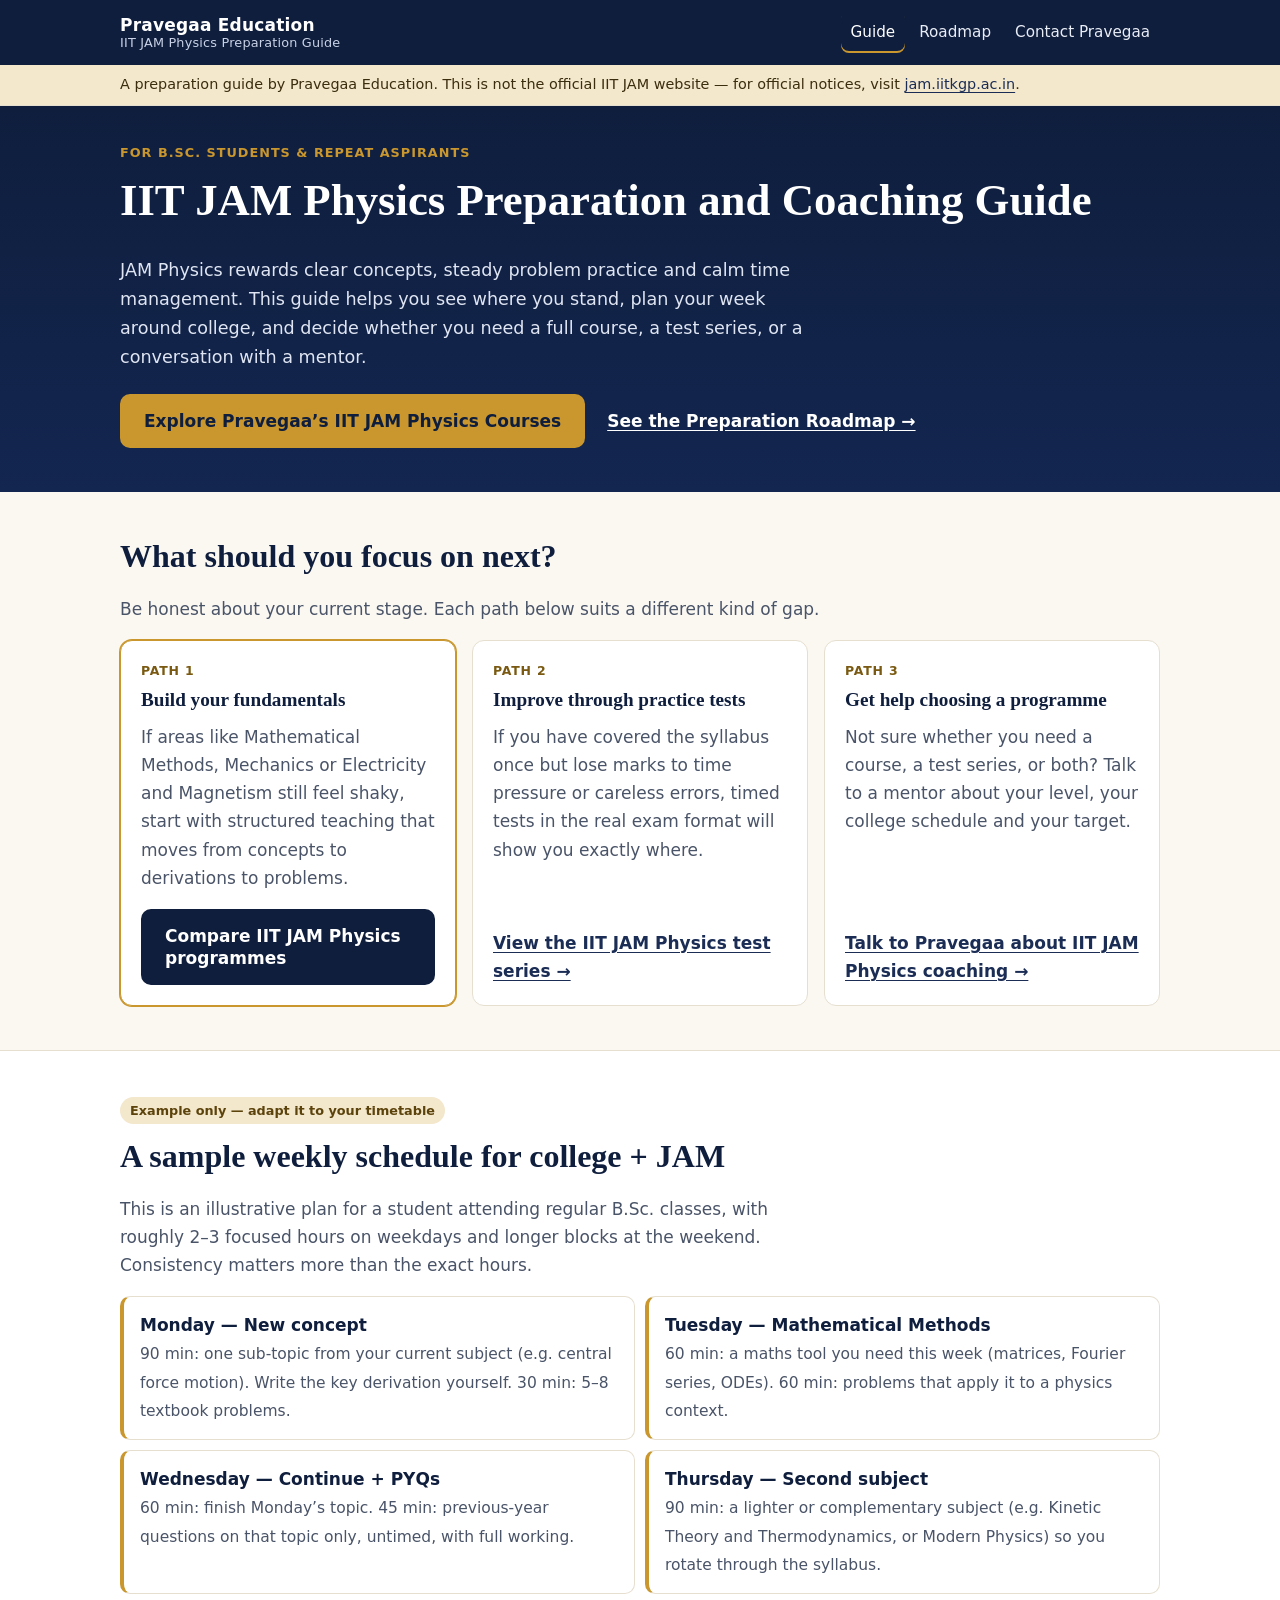
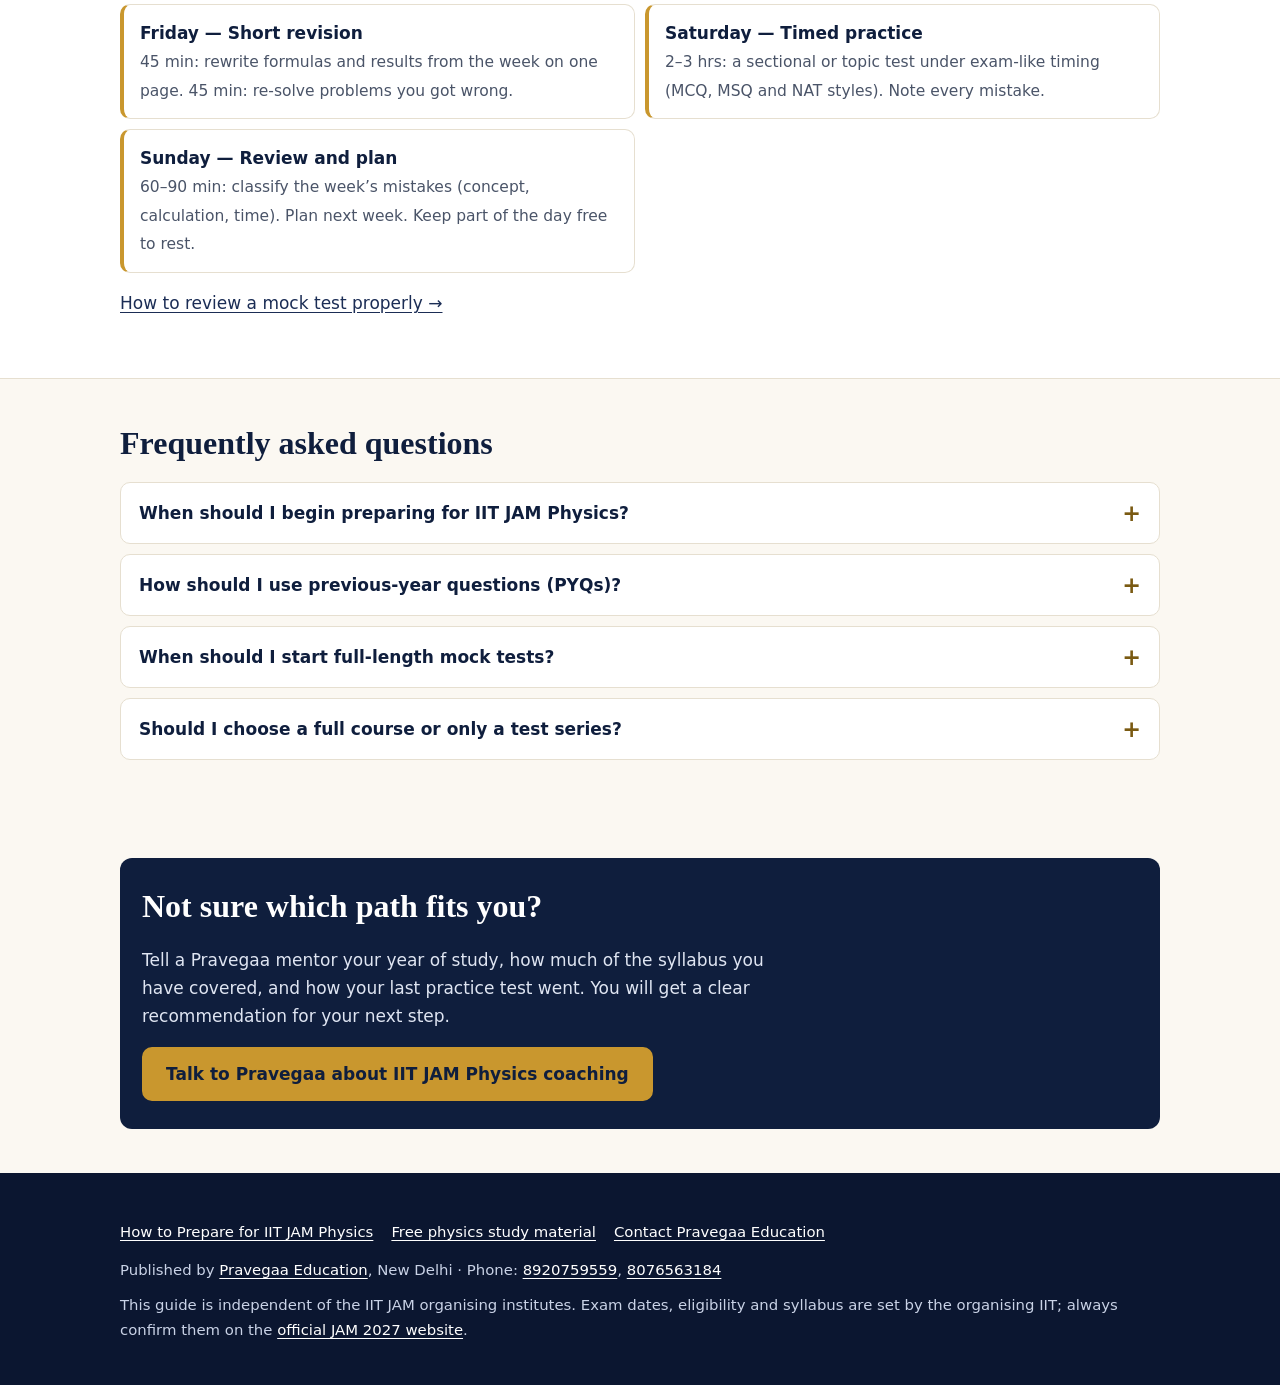
<file: index.html>
<!doctype html>
<html lang="en-IN">
<head>
<meta charset="utf-8">
<meta name="viewport" content="width=device-width, initial-scale=1">
<title>IIT JAM Physics Preparation and Coaching Guide | Pravegaa Education</title>
<meta name="description" content="A practical IIT JAM Physics guide for B.Sc. students and repeat aspirants: what to focus on next, a sample weekly schedule, and when to choose a course, test series or counselling.">
<link rel="canonical" href="https://iitjam-physics-coaching.github.io/">
<meta name="robots" content="index,follow">
<meta name="theme-color" content="#0f1e3d">
<meta property="og:type" content="website">
<meta property="og:site_name" content="Pravegaa Education – IIT JAM Physics Guide">
<meta property="og:title" content="IIT JAM Physics Preparation and Coaching Guide">
<meta property="og:description" content="Decide your next step for IIT JAM Physics: build fundamentals, practise with timed tests, or get help choosing a programme.">
<meta property="og:url" content="https://iitjam-physics-coaching.github.io/">
<meta property="og:locale" content="en_IN">
<meta name="twitter:card" content="summary">
<meta name="twitter:title" content="IIT JAM Physics Preparation and Coaching Guide">
<meta name="twitter:description" content="A practical IIT JAM Physics guide by Pravegaa Education for B.Sc. students and repeat aspirants.">
<link rel="icon" href="/favicon.svg" type="image/svg+xml">
<link rel="stylesheet" href="/assets/style.css">
<script type="application/ld+json">
{"@context":"https://schema.org","@graph":[
{"@type":"WebPage","@id":"https://iitjam-physics-coaching.github.io/#webpage","url":"https://iitjam-physics-coaching.github.io/","name":"IIT JAM Physics Preparation and Coaching Guide","inLanguage":"en-IN","publisher":{"@id":"https://pravegaa.com/#organization"}},
{"@type":"EducationalOrganization","@id":"https://pravegaa.com/#organization","name":"Pravegaa Education","url":"https://pravegaa.com/","telephone":"+91-8920759559"}
]}
</script>
</head>
<body>
<a class="skip" href="#main">Skip to content</a>

<header class="site-head">
  <div class="wrap">
    <a class="brand" href="/">Pravegaa Education<small>IIT JAM Physics Preparation Guide</small></a>
    <nav class="site-nav" aria-label="Main">
      <a href="/" aria-current="page">Guide</a>
      <a href="/preparation-roadmap/">Roadmap</a>
      <a href="https://pravegaa.com/contact-us/?utm_source=iitjam_physics_github&amp;utm_medium=referral&amp;utm_campaign=iitjam_physics_guide&amp;utm_content=nav_counselling">Contact Pravegaa</a>
    </nav>
  </div>
</header>

<div class="notice" role="note">
  <div class="wrap"><p>A preparation guide by Pravegaa Education. This is not the official IIT JAM website — for official notices, visit <a href="https://jam.iitkgp.ac.in/" rel="noopener">jam.iitkgp.ac.in</a>.</p></div>
</div>

<main id="main">

<section class="hero" aria-labelledby="hero-title">
  <div class="wrap">
    <p class="eyebrow">For B.Sc. students &amp; repeat aspirants</p>
    <h1 id="hero-title">IIT JAM Physics Preparation and Coaching Guide</h1>
    <p class="lede">JAM Physics rewards clear concepts, steady problem practice and calm time management. This guide helps you see where you stand, plan your week around college, and decide whether you need a full course, a test series, or a conversation with a mentor.</p>
    <div class="hero-actions">
      <a class="btn" href="https://pravegaa.com/examination/joint-admission-test-msc-iit-jam/?utm_source=iitjam_physics_github&amp;utm_medium=referral&amp;utm_campaign=iitjam_physics_guide&amp;utm_content=hero_course">Explore Pravegaa’s IIT JAM Physics Courses</a>
      <a class="text-link-light" href="/preparation-roadmap/">See the Preparation Roadmap →</a>
    </div>
  </div>
</section>

<section aria-labelledby="paths-title">
  <div class="wrap">
    <h2 id="paths-title">What should you focus on next?</h2>
    <p class="section-intro">Be honest about your current stage. Each path below suits a different kind of gap.</p>
    <div class="grid grid-3">
      <article class="card featured">
        <p class="tag">Path 1</p>
        <h3>Build your fundamentals</h3>
        <p>If areas like Mathematical Methods, Mechanics or Electricity and Magnetism still feel shaky, start with structured teaching that moves from concepts to derivations to problems.</p>
        <a class="btn btn-navy" href="https://pravegaa.com/examination/joint-admission-test-msc-iit-jam/?utm_source=iitjam_physics_github&amp;utm_medium=referral&amp;utm_campaign=iitjam_physics_guide&amp;utm_content=path_fundamentals">Compare IIT JAM Physics programmes</a>
      </article>
      <article class="card">
        <p class="tag">Path 2</p>
        <h3>Improve through practice tests</h3>
        <p>If you have covered the syllabus once but lose marks to time pressure or careless errors, timed tests in the real exam format will show you exactly where.</p>
        <a class="card-link" href="https://pravegaa.com/course/iit-jam-physics-test-series/?utm_source=iitjam_physics_github&amp;utm_medium=referral&amp;utm_campaign=iitjam_physics_guide&amp;utm_content=path_test_series">View the IIT JAM Physics test series →</a>
      </article>
      <article class="card">
        <p class="tag">Path 3</p>
        <h3>Get help choosing a programme</h3>
        <p>Not sure whether you need a course, a test series, or both? Talk to a mentor about your level, your college schedule and your target.</p>
        <a class="card-link" href="https://pravegaa.com/contact-us/?utm_source=iitjam_physics_github&amp;utm_medium=referral&amp;utm_campaign=iitjam_physics_guide&amp;utm_content=path_counselling">Talk to Pravegaa about IIT JAM Physics coaching →</a>
      </article>
    </div>
  </div>
</section>

<section class="alt" aria-labelledby="week-title">
  <div class="wrap">
    <span class="label">Example only — adapt it to your timetable</span>
    <h2 id="week-title">A sample weekly schedule for college + JAM</h2>
    <p class="section-intro">This is an illustrative plan for a student attending regular B.Sc. classes, with roughly 2–3 focused hours on weekdays and longer blocks at the weekend. Consistency matters more than the exact hours.</p>
    <ul class="schedule">
      <li><strong>Monday — New concept</strong><span>90 min: one sub-topic from your current subject (e.g. central force motion). Write the key derivation yourself. 30 min: 5–8 textbook problems.</span></li>
      <li><strong>Tuesday — Mathematical Methods</strong><span>60 min: a maths tool you need this week (matrices, Fourier series, ODEs). 60 min: problems that apply it to a physics context.</span></li>
      <li><strong>Wednesday — Continue + PYQs</strong><span>60 min: finish Monday’s topic. 45 min: previous-year questions on that topic only, untimed, with full working.</span></li>
      <li><strong>Thursday — Second subject</strong><span>90 min: a lighter or complementary subject (e.g. Kinetic Theory and Thermodynamics, or Modern Physics) so you rotate through the syllabus.</span></li>
      <li><strong>Friday — Short revision</strong><span>45 min: rewrite formulas and results from the week on one page. 45 min: re-solve problems you got wrong.</span></li>
      <li><strong>Saturday — Timed practice</strong><span>2–3 hrs: a sectional or topic test under exam-like timing (MCQ, MSQ and NAT styles). Note every mistake.</span></li>
      <li><strong>Sunday — Review and plan</strong><span>60–90 min: classify the week’s mistakes (concept, calculation, time). Plan next week. Keep part of the day free to rest.</span></li>
    </ul>
    <p style="margin-top:16px"><a href="/preparation-roadmap/#mock-review">How to review a mock test properly →</a></p>
  </div>
</section>

<section aria-labelledby="faq-title">
  <div class="wrap faq">
    <h2 id="faq-title">Frequently asked questions</h2>
    <details>
      <summary>When should I begin preparing for IIT JAM Physics?</summary>
      <div class="answer"><p>Many students begin seriously in the second year of B.Sc., which leaves time to cover the syllabus once, practise, and revise before the final-year exam. Starting in final year is still workable if you plan tightly and prioritise high-weight fundamentals. Check the current exam schedule on the <a href="https://jam.iitkgp.ac.in/notifications.html" rel="noopener">official JAM 2027 important-dates page</a>.</p></div>
    </details>
    <details>
      <summary>How should I use previous-year questions (PYQs)?</summary>
      <div class="answer"><p>Use them in two stages. While learning a topic, solve that topic’s PYQs untimed to see how concepts are actually tested. Later, attempt full past papers under timed conditions as mock tests. Pravegaa provides <a href="https://pravegaa.com/free-download/previous-year-question-papers/iit-jam-physics-question-paper/?utm_source=iitjam_physics_github&amp;utm_medium=referral&amp;utm_campaign=iitjam_physics_guide&amp;utm_content=faq_pyq_papers">IIT JAM Physics previous-year papers</a> and <a href="https://pravegaa.com/free-download/previous-year-solutions/iit-jam/?utm_source=iitjam_physics_github&amp;utm_medium=referral&amp;utm_campaign=iitjam_physics_guide&amp;utm_content=faq_pyq_solutions">step-by-step PYQ solutions</a> free; official papers are also on the <a href="https://jam.iitkgp.ac.in/download.html" rel="noopener">JAM website’s download page</a>.</p></div>
    </details>
    <details>
      <summary>When should I start full-length mock tests?</summary>
      <div class="answer"><p>Start topic and sectional tests as soon as you finish a subject. Move to full-length mocks once most of the syllabus has been covered once — typically in the last few months — and review each mock as carefully as you took it. The <a href="/preparation-roadmap/#mock-review">roadmap’s mock-review method</a> shows how.</p></div>
    </details>
    <details>
      <summary>Should I choose a full course or only a test series?</summary>
      <div class="answer"><p>Choose a full course if your main problem is understanding — you cannot solve standard problems without looking at solutions. Choose a test series if you understand the material but lose marks under time pressure. If you are unsure, take one timed PYQ paper first and look at where you lost marks, or <a href="https://pravegaa.com/contact-us/?utm_source=iitjam_physics_github&amp;utm_medium=referral&amp;utm_campaign=iitjam_physics_guide&amp;utm_content=faq_counselling">ask a Pravegaa mentor</a>.</p></div>
    </details>
  </div>
</section>

<section aria-labelledby="cta-title">
  <div class="wrap">
    <div class="cta-band">
      <h2 id="cta-title">Not sure which path fits you?</h2>
      <p>Tell a Pravegaa mentor your year of study, how much of the syllabus you have covered, and how your last practice test went. You will get a clear recommendation for your next step.</p>
      <a class="btn" href="https://pravegaa.com/contact-us/?utm_source=iitjam_physics_github&amp;utm_medium=referral&amp;utm_campaign=iitjam_physics_guide&amp;utm_content=final_counselling">Talk to Pravegaa about IIT JAM Physics coaching</a>
    </div>
  </div>
</section>

</main>

<footer class="site-foot">
  <div class="wrap">
    <ul class="foot-links">
      <li><a href="/preparation-roadmap/">How to Prepare for IIT JAM Physics</a></li>
      <li><a href="https://pravegaa.com/free-study-material/?utm_source=iitjam_physics_github&amp;utm_medium=referral&amp;utm_campaign=iitjam_physics_guide&amp;utm_content=footer_free_material">Free physics study material</a></li>
      <li><a href="https://pravegaa.com/contact-us/?utm_source=iitjam_physics_github&amp;utm_medium=referral&amp;utm_campaign=iitjam_physics_guide&amp;utm_content=footer_counselling">Contact Pravegaa Education</a></li>
    </ul>
    <p>Published by <a href="https://pravegaa.com/?utm_source=iitjam_physics_github&amp;utm_medium=referral&amp;utm_campaign=iitjam_physics_guide&amp;utm_content=footer_home">Pravegaa Education</a>, New Delhi · Phone: <a href="tel:+918920759559">8920759559</a>, <a href="tel:+918076563184">8076563184</a></p>
    <p>This guide is independent of the IIT JAM organising institutes. Exam dates, eligibility and syllabus are set by the organising IIT; always confirm them on the <a href="https://jam.iitkgp.ac.in/" rel="noopener">official JAM 2027 website</a>.</p>
  </div>
</footer>
</body>
</html>
</file>
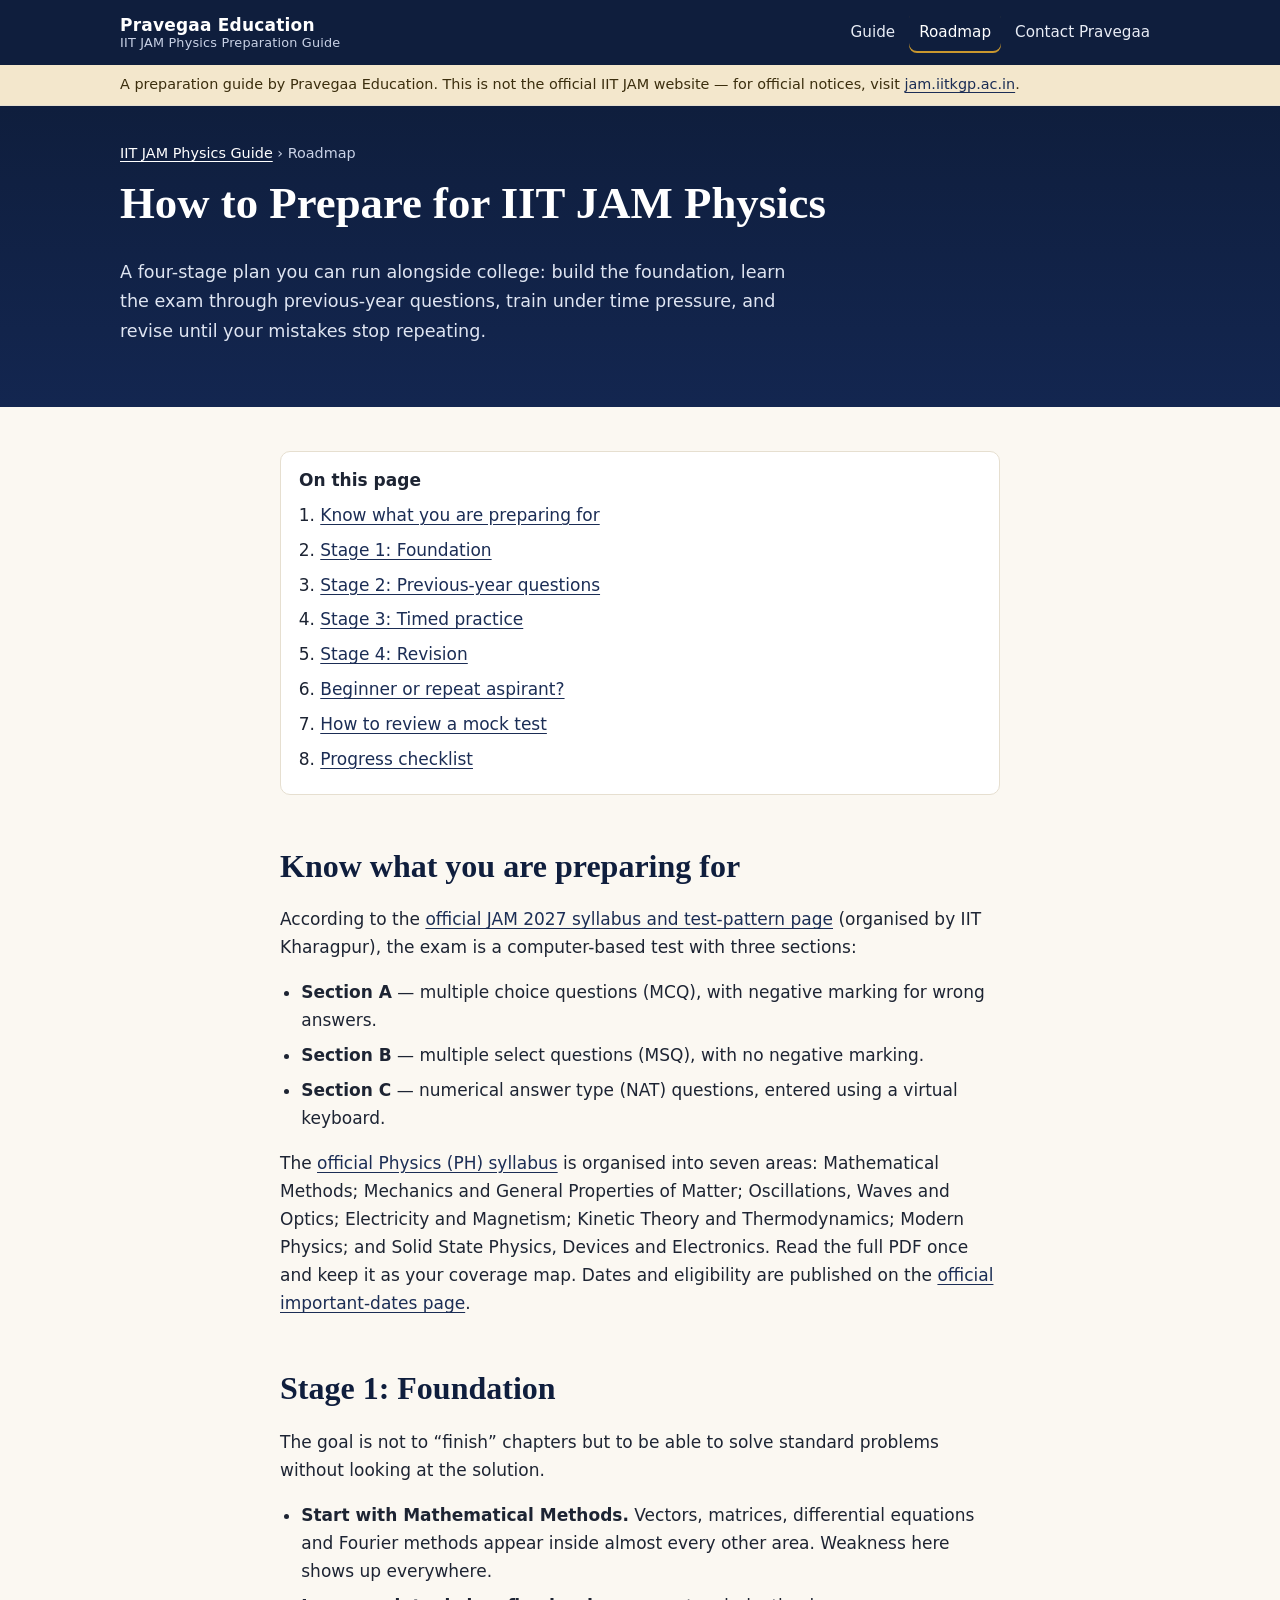
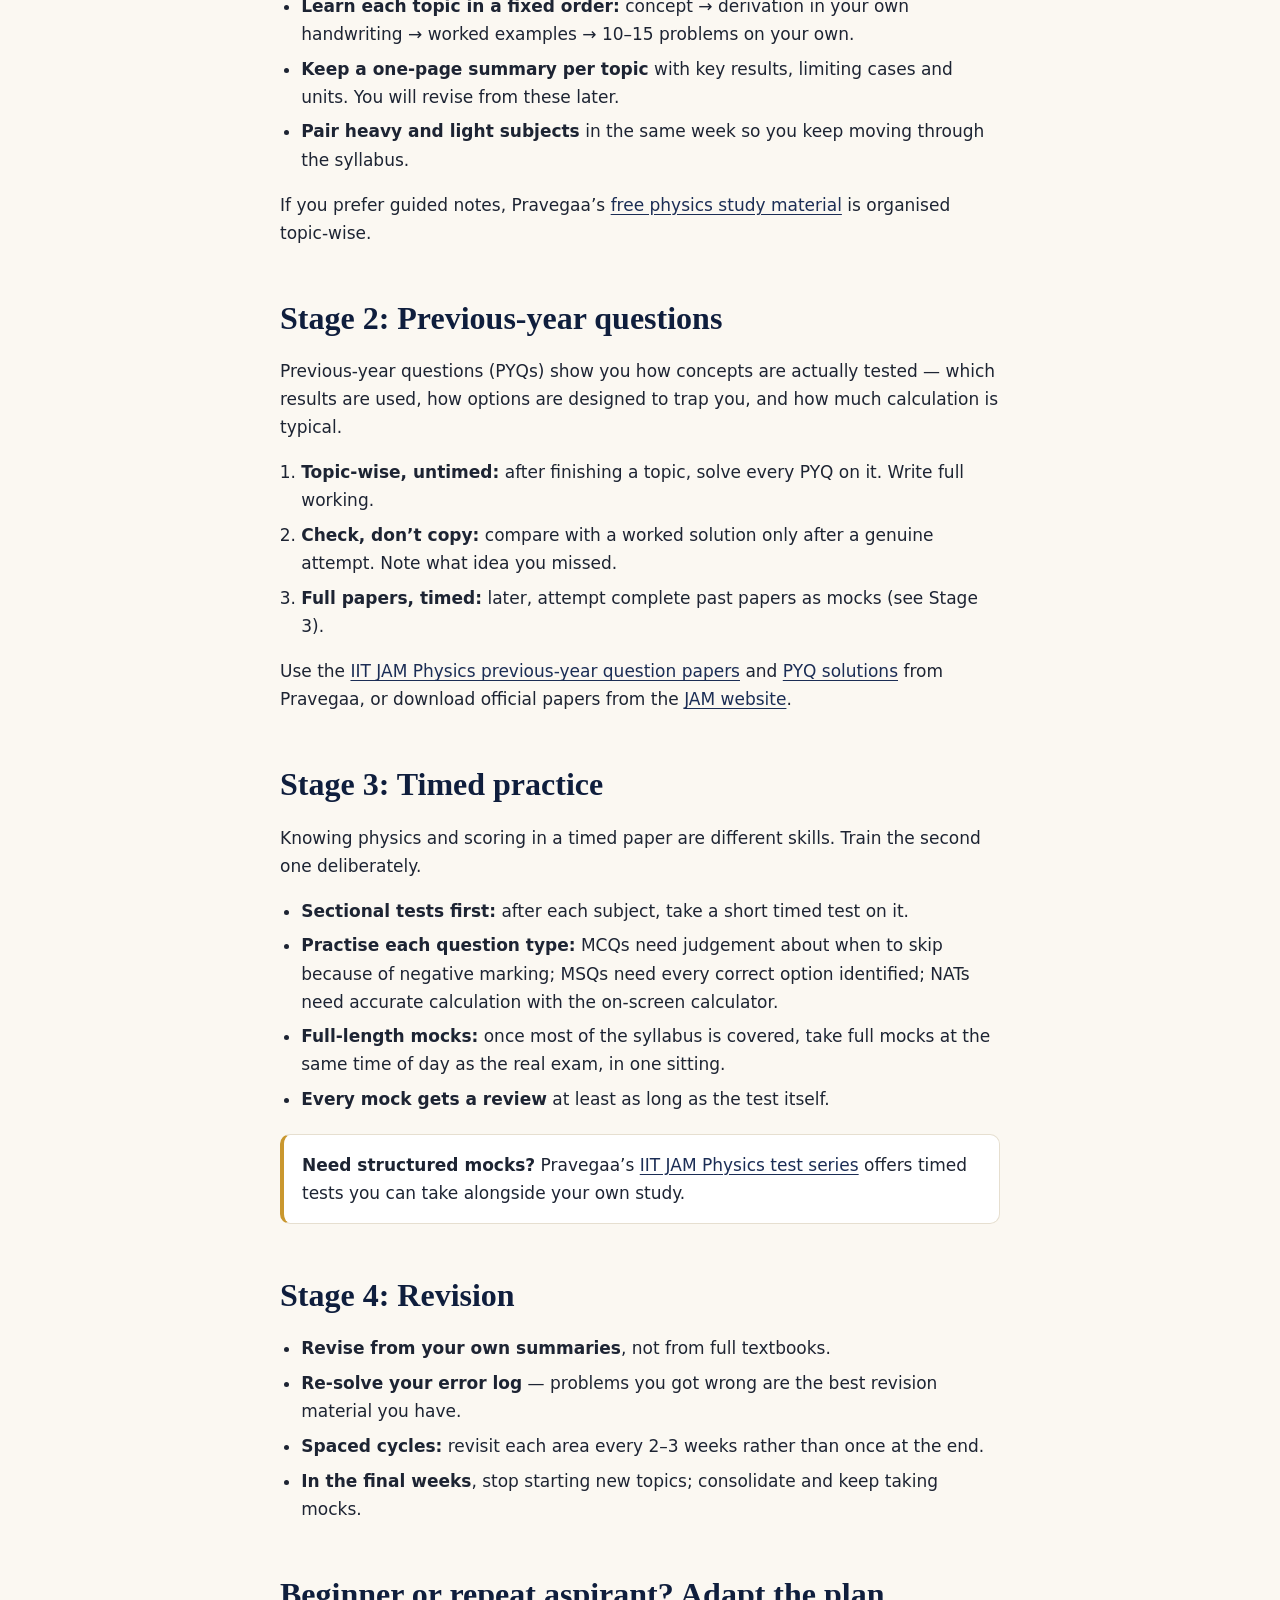
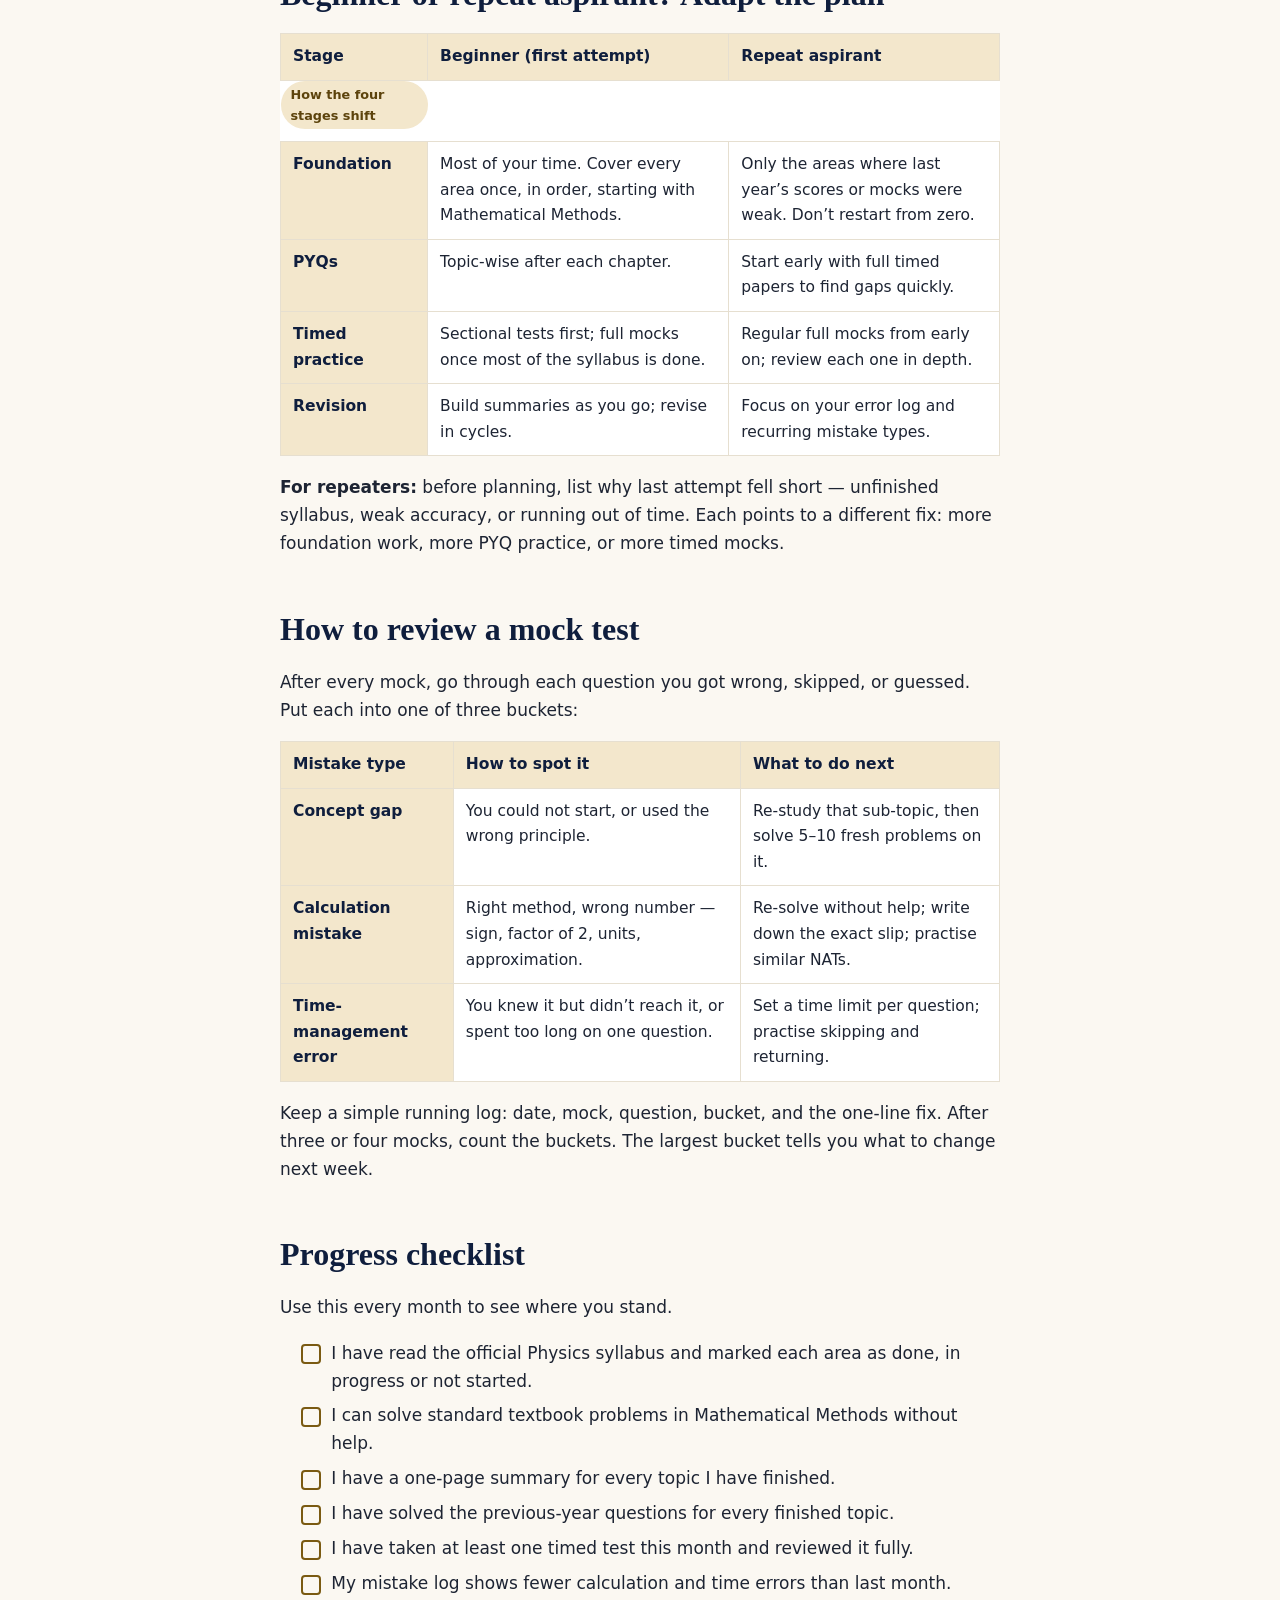
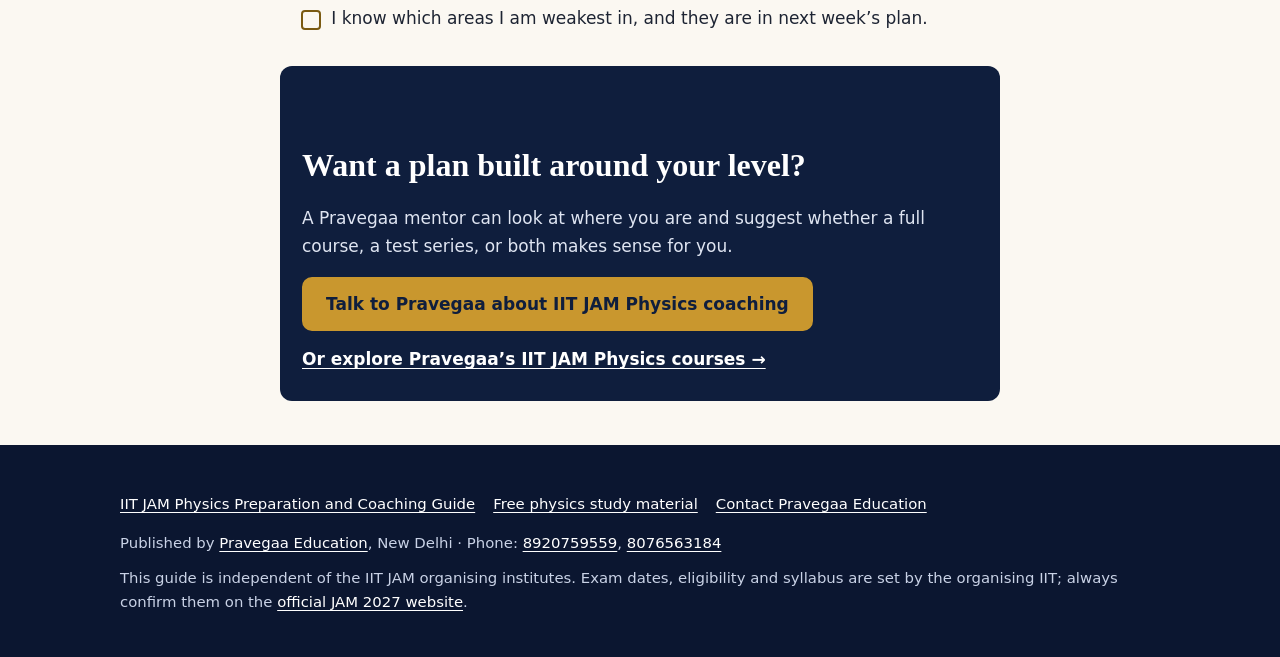
<file: preparation-roadmap/index.html>
<!doctype html>
<html lang="en-IN">
<head>
<meta charset="utf-8">
<meta name="viewport" content="width=device-width, initial-scale=1">
<title>How to Prepare for IIT JAM Physics: A Step-by-Step Roadmap | Pravegaa</title>
<meta name="description" content="A four-stage IIT JAM Physics roadmap — foundation, previous-year questions, timed practice and revision — with plans for beginners and repeaters, a mock-review method and a progress checklist.">
<link rel="canonical" href="https://iitjam-physics-coaching.github.io/preparation-roadmap/">
<meta name="robots" content="index,follow">
<meta name="theme-color" content="#0f1e3d">
<meta property="og:type" content="article">
<meta property="og:site_name" content="Pravegaa Education – IIT JAM Physics Guide">
<meta property="og:title" content="How to Prepare for IIT JAM Physics">
<meta property="og:description" content="Foundation, PYQs, timed practice and revision — plus a mock-test review method and a progress checklist.">
<meta property="og:url" content="https://iitjam-physics-coaching.github.io/preparation-roadmap/">
<meta property="og:locale" content="en_IN">
<meta name="twitter:card" content="summary">
<meta name="twitter:title" content="How to Prepare for IIT JAM Physics">
<meta name="twitter:description" content="A practical four-stage IIT JAM Physics roadmap by Pravegaa Education.">
<link rel="icon" href="/favicon.svg" type="image/svg+xml">
<link rel="stylesheet" href="/assets/style.css">
<script type="application/ld+json">
{"@context":"https://schema.org","@graph":[
{"@type":"Article","headline":"How to Prepare for IIT JAM Physics","url":"https://iitjam-physics-coaching.github.io/preparation-roadmap/","inLanguage":"en-IN","publisher":{"@type":"EducationalOrganization","name":"Pravegaa Education","url":"https://pravegaa.com/"}},
{"@type":"BreadcrumbList","itemListElement":[
{"@type":"ListItem","position":1,"name":"IIT JAM Physics Guide","item":"https://iitjam-physics-coaching.github.io/"},
{"@type":"ListItem","position":2,"name":"Preparation Roadmap","item":"https://iitjam-physics-coaching.github.io/preparation-roadmap/"}]}
]}
</script>
</head>
<body>
<a class="skip" href="#main">Skip to content</a>

<header class="site-head">
  <div class="wrap">
    <a class="brand" href="/">Pravegaa Education<small>IIT JAM Physics Preparation Guide</small></a>
    <nav class="site-nav" aria-label="Main">
      <a href="/">Guide</a>
      <a href="/preparation-roadmap/" aria-current="page">Roadmap</a>
      <a href="https://pravegaa.com/contact-us/?utm_source=iitjam_physics_github&amp;utm_medium=referral&amp;utm_campaign=iitjam_physics_guide&amp;utm_content=roadmap_nav_counselling">Contact Pravegaa</a>
    </nav>
  </div>
</header>

<div class="notice" role="note">
  <div class="wrap"><p>A preparation guide by Pravegaa Education. This is not the official IIT JAM website — for official notices, visit <a href="https://jam.iitkgp.ac.in/" rel="noopener">jam.iitkgp.ac.in</a>.</p></div>
</div>

<main id="main">
<section class="hero" aria-labelledby="page-title">
  <div class="wrap">
    <nav class="breadcrumb" aria-label="Breadcrumb"><a href="/">IIT JAM Physics Guide</a> › Roadmap</nav>
    <h1 id="page-title">How to Prepare for IIT JAM Physics</h1>
    <p class="lede">A four-stage plan you can run alongside college: build the foundation, learn the exam through previous-year questions, train under time pressure, and revise until your mistakes stop repeating.</p>
  </div>
</section>

<section>
  <div class="wrap article">

    <nav class="toc" aria-label="On this page">
      <strong>On this page</strong>
      <ol>
        <li><a href="#exam">Know what you are preparing for</a></li>
        <li><a href="#foundation">Stage 1: Foundation</a></li>
        <li><a href="#pyq">Stage 2: Previous-year questions</a></li>
        <li><a href="#timed">Stage 3: Timed practice</a></li>
        <li><a href="#revision">Stage 4: Revision</a></li>
        <li><a href="#adapt">Beginner or repeat aspirant?</a></li>
        <li><a href="#mock-review">How to review a mock test</a></li>
        <li><a href="#checklist">Progress checklist</a></li>
      </ol>
    </nav>

    <h2 id="exam">Know what you are preparing for</h2>
    <p>According to the <a href="https://jam.iitkgp.ac.in/syllabus.html" rel="noopener">official JAM 2027 syllabus and test-pattern page</a> (organised by IIT Kharagpur), the exam is a computer-based test with three sections:</p>
    <ul>
      <li><strong>Section A</strong> — multiple choice questions (MCQ), with negative marking for wrong answers.</li>
      <li><strong>Section B</strong> — multiple select questions (MSQ), with no negative marking.</li>
      <li><strong>Section C</strong> — numerical answer type (NAT) questions, entered using a virtual keyboard.</li>
    </ul>
    <p>The <a href="https://jam.iitkgp.ac.in/docs/ph_2027_syllabus.pdf" rel="noopener">official Physics (PH) syllabus</a> is organised into seven areas: Mathematical Methods; Mechanics and General Properties of Matter; Oscillations, Waves and Optics; Electricity and Magnetism; Kinetic Theory and Thermodynamics; Modern Physics; and Solid State Physics, Devices and Electronics. Read the full PDF once and keep it as your coverage map. Dates and eligibility are published on the <a href="https://jam.iitkgp.ac.in/notifications.html" rel="noopener">official important-dates page</a>.</p>

    <h2 id="foundation">Stage 1: Foundation</h2>
    <p>The goal is not to “finish” chapters but to be able to solve standard problems without looking at the solution.</p>
    <ul>
      <li><strong>Start with Mathematical Methods.</strong> Vectors, matrices, differential equations and Fourier methods appear inside almost every other area. Weakness here shows up everywhere.</li>
      <li><strong>Learn each topic in a fixed order:</strong> concept → derivation in your own handwriting → worked examples → 10–15 problems on your own.</li>
      <li><strong>Keep a one-page summary per topic</strong> with key results, limiting cases and units. You will revise from these later.</li>
      <li><strong>Pair heavy and light subjects</strong> in the same week so you keep moving through the syllabus.</li>
    </ul>
    <p>If you prefer guided notes, Pravegaa’s <a href="https://pravegaa.com/free-study-material/?utm_source=iitjam_physics_github&amp;utm_medium=referral&amp;utm_campaign=iitjam_physics_guide&amp;utm_content=roadmap_free_material">free physics study material</a> is organised topic-wise.</p>

    <h2 id="pyq">Stage 2: Previous-year questions</h2>
    <p>Previous-year questions (PYQs) show you how concepts are actually tested — which results are used, how options are designed to trap you, and how much calculation is typical.</p>
    <ol>
      <li><strong>Topic-wise, untimed:</strong> after finishing a topic, solve every PYQ on it. Write full working.</li>
      <li><strong>Check, don’t copy:</strong> compare with a worked solution only after a genuine attempt. Note what idea you missed.</li>
      <li><strong>Full papers, timed:</strong> later, attempt complete past papers as mocks (see Stage 3).</li>
    </ol>
    <p>Use the <a href="https://pravegaa.com/free-download/previous-year-question-papers/iit-jam-physics-question-paper/?utm_source=iitjam_physics_github&amp;utm_medium=referral&amp;utm_campaign=iitjam_physics_guide&amp;utm_content=roadmap_pyq_papers">IIT JAM Physics previous-year question papers</a> and <a href="https://pravegaa.com/free-download/previous-year-solutions/iit-jam/?utm_source=iitjam_physics_github&amp;utm_medium=referral&amp;utm_campaign=iitjam_physics_guide&amp;utm_content=roadmap_pyq_solutions">PYQ solutions</a> from Pravegaa, or download official papers from the <a href="https://jam.iitkgp.ac.in/download.html" rel="noopener">JAM website</a>.</p>

    <h2 id="timed">Stage 3: Timed practice</h2>
    <p>Knowing physics and scoring in a timed paper are different skills. Train the second one deliberately.</p>
    <ul>
      <li><strong>Sectional tests first:</strong> after each subject, take a short timed test on it.</li>
      <li><strong>Practise each question type:</strong> MCQs need judgement about when to skip because of negative marking; MSQs need every correct option identified; NATs need accurate calculation with the on-screen calculator.</li>
      <li><strong>Full-length mocks:</strong> once most of the syllabus is covered, take full mocks at the same time of day as the real exam, in one sitting.</li>
      <li><strong>Every mock gets a review</strong> at least as long as the test itself.</li>
    </ul>
    <div class="callout">
      <p><strong>Need structured mocks?</strong> Pravegaa’s <a href="https://pravegaa.com/course/iit-jam-physics-test-series/?utm_source=iitjam_physics_github&amp;utm_medium=referral&amp;utm_campaign=iitjam_physics_guide&amp;utm_content=roadmap_test_series">IIT JAM Physics test series</a> offers timed tests you can take alongside your own study.</p>
    </div>

    <h2 id="revision">Stage 4: Revision</h2>
    <ul>
      <li><strong>Revise from your own summaries</strong>, not from full textbooks.</li>
      <li><strong>Re-solve your error log</strong> — problems you got wrong are the best revision material you have.</li>
      <li><strong>Spaced cycles:</strong> revisit each area every 2–3 weeks rather than once at the end.</li>
      <li><strong>In the final weeks</strong>, stop starting new topics; consolidate and keep taking mocks.</li>
    </ul>

    <h2 id="adapt">Beginner or repeat aspirant? Adapt the plan</h2>
    <div class="table-wrap">
      <table>
        <caption class="label" style="caption-side:top;text-align:left">How the four stages shift</caption>
        <thead><tr><th scope="col">Stage</th><th scope="col">Beginner (first attempt)</th><th scope="col">Repeat aspirant</th></tr></thead>
        <tbody>
          <tr><th scope="row">Foundation</th><td>Most of your time. Cover every area once, in order, starting with Mathematical Methods.</td><td>Only the areas where last year’s scores or mocks were weak. Don’t restart from zero.</td></tr>
          <tr><th scope="row">PYQs</th><td>Topic-wise after each chapter.</td><td>Start early with full timed papers to find gaps quickly.</td></tr>
          <tr><th scope="row">Timed practice</th><td>Sectional tests first; full mocks once most of the syllabus is done.</td><td>Regular full mocks from early on; review each one in depth.</td></tr>
          <tr><th scope="row">Revision</th><td>Build summaries as you go; revise in cycles.</td><td>Focus on your error log and recurring mistake types.</td></tr>
        </tbody>
      </table>
    </div>
    <p><strong>For repeaters:</strong> before planning, list why last attempt fell short — unfinished syllabus, weak accuracy, or running out of time. Each points to a different fix: more foundation work, more PYQ practice, or more timed mocks.</p>

    <h2 id="mock-review">How to review a mock test</h2>
    <p>After every mock, go through each question you got wrong, skipped, or guessed. Put each into one of three buckets:</p>
    <div class="table-wrap">
      <table>
        <thead><tr><th scope="col">Mistake type</th><th scope="col">How to spot it</th><th scope="col">What to do next</th></tr></thead>
        <tbody>
          <tr><th scope="row">Concept gap</th><td>You could not start, or used the wrong principle.</td><td>Re-study that sub-topic, then solve 5–10 fresh problems on it.</td></tr>
          <tr><th scope="row">Calculation mistake</th><td>Right method, wrong number — sign, factor of 2, units, approximation.</td><td>Re-solve without help; write down the exact slip; practise similar NATs.</td></tr>
          <tr><th scope="row">Time-management error</th><td>You knew it but didn’t reach it, or spent too long on one question.</td><td>Set a time limit per question; practise skipping and returning.</td></tr>
        </tbody>
      </table>
    </div>
    <p>Keep a simple running log: date, mock, question, bucket, and the one-line fix. After three or four mocks, count the buckets. The largest bucket tells you what to change next week.</p>

    <h2 id="checklist">Progress checklist</h2>
    <p>Use this every month to see where you stand.</p>
    <ul class="checklist">
      <li>I have read the official Physics syllabus and marked each area as done, in progress or not started.</li>
      <li>I can solve standard textbook problems in Mathematical Methods without help.</li>
      <li>I have a one-page summary for every topic I have finished.</li>
      <li>I have solved the previous-year questions for every finished topic.</li>
      <li>I have taken at least one timed test this month and reviewed it fully.</li>
      <li>My mistake log shows fewer calculation and time errors than last month.</li>
      <li>I know which areas I am weakest in, and they are in next week’s plan.</li>
    </ul>

    <div class="cta-band" style="margin-top:2em">
      <h2>Want a plan built around your level?</h2>
      <p>A Pravegaa mentor can look at where you are and suggest whether a full course, a test series, or both makes sense for you.</p>
      <a class="btn" href="https://pravegaa.com/contact-us/?utm_source=iitjam_physics_github&amp;utm_medium=referral&amp;utm_campaign=iitjam_physics_guide&amp;utm_content=roadmap_counselling">Talk to Pravegaa about IIT JAM Physics coaching</a>
      <p style="margin:14px 0 0"><a class="text-link-light" href="https://pravegaa.com/examination/joint-admission-test-msc-iit-jam/?utm_source=iitjam_physics_github&amp;utm_medium=referral&amp;utm_campaign=iitjam_physics_guide&amp;utm_content=roadmap_course">Or explore Pravegaa’s IIT JAM Physics courses →</a></p>
    </div>

  </div>
</section>
</main>

<footer class="site-foot">
  <div class="wrap">
    <ul class="foot-links">
      <li><a href="/">IIT JAM Physics Preparation and Coaching Guide</a></li>
      <li><a href="https://pravegaa.com/free-study-material/?utm_source=iitjam_physics_github&amp;utm_medium=referral&amp;utm_campaign=iitjam_physics_guide&amp;utm_content=roadmap_footer_free_material">Free physics study material</a></li>
      <li><a href="https://pravegaa.com/contact-us/?utm_source=iitjam_physics_github&amp;utm_medium=referral&amp;utm_campaign=iitjam_physics_guide&amp;utm_content=roadmap_footer_counselling">Contact Pravegaa Education</a></li>
    </ul>
    <p>Published by <a href="https://pravegaa.com/?utm_source=iitjam_physics_github&amp;utm_medium=referral&amp;utm_campaign=iitjam_physics_guide&amp;utm_content=roadmap_footer_home">Pravegaa Education</a>, New Delhi · Phone: <a href="tel:+918920759559">8920759559</a>, <a href="tel:+918076563184">8076563184</a></p>
    <p>This guide is independent of the IIT JAM organising institutes. Exam dates, eligibility and syllabus are set by the organising IIT; always confirm them on the <a href="https://jam.iitkgp.ac.in/" rel="noopener">official JAM 2027 website</a>.</p>
  </div>
</footer>
</body>
</html>
</file>
<file: assets/style.css>
:root{
  --navy:#0f1e3d;--navy-2:#1b2d55;--ink:#1d2433;--muted:#4a5468;
  --paper:#fbf8f2;--card:#ffffff;--line:#e6dfd0;
  --gold:#c9972e;--gold-soft:#f3e7cc;--gold-ink:#7a5a12;
  --focus:#2f6fde;--radius:12px;--max:1080px;
}
*{box-sizing:border-box}
html{-webkit-text-size-adjust:100%}
body{margin:0;background:var(--paper);color:var(--ink);
  font:400 1.0625rem/1.65 system-ui,-apple-system,"Segoe UI",Roboto,"Noto Sans",Arial,sans-serif}
h1,h2,h3{font-family:Georgia,"Times New Roman",serif;color:var(--navy);line-height:1.25;margin:0 0 .6em}
h1{font-size:clamp(1.85rem,6vw,2.8rem)}
h2{font-size:clamp(1.45rem,4.4vw,2rem)}
h3{font-size:1.2rem}
p{margin:0 0 1em}
a{color:var(--navy-2);text-underline-offset:3px}
a:hover{color:var(--gold-ink)}
:focus-visible{outline:3px solid var(--focus);outline-offset:3px;border-radius:4px}
.wrap{max-width:var(--max);margin:0 auto;padding:0 20px}
.skip{position:absolute;left:-999px;top:0;background:#fff;padding:8px 12px;z-index:10}
.skip:focus{left:12px;top:12px}

/* header */
.site-head{background:var(--navy);color:#fff}
.site-head .wrap{display:flex;align-items:center;justify-content:space-between;gap:12px;padding-top:12px;padding-bottom:12px;flex-wrap:wrap}
.brand{color:#fff;text-decoration:none;font-weight:700;letter-spacing:.2px;line-height:1.2}
.brand small{display:block;font-weight:400;font-size:.8rem;color:#c9d2e6}
.site-nav{display:flex;gap:4px;flex-wrap:wrap}
.site-nav a{color:#e9edf6;text-decoration:none;padding:8px 10px;border-radius:8px;font-size:.95rem}
.site-nav a:hover{background:var(--navy-2);color:#fff}
.site-nav a[aria-current="page"]{box-shadow:inset 0 -2px 0 var(--gold);color:#fff}

.notice{background:var(--gold-soft);color:#3b2e0e;font-size:.9rem;padding:8px 0;border-bottom:1px solid var(--line)}
.notice p{margin:0}

/* hero */
.hero{background:linear-gradient(180deg,var(--navy) 0%,#132650 100%);color:#fff;padding:36px 0 44px}
.hero h1{color:#fff}
.hero .eyebrow{color:var(--gold);font-weight:700;text-transform:uppercase;letter-spacing:1px;font-size:.8rem;margin-bottom:10px}
.hero p.lede{color:#dfe5f2;font-size:1.1rem;max-width:62ch}
.hero-actions{display:flex;flex-wrap:wrap;align-items:center;gap:14px 22px;margin-top:22px}
.text-link-light{color:#fff;font-weight:600}
.text-link-light:hover{color:var(--gold)}

/* buttons */
.btn{display:inline-block;background:var(--gold);color:var(--navy);font-weight:700;text-decoration:none;
  padding:14px 22px;border-radius:10px;border:2px solid var(--gold);min-height:48px;line-height:1.3}
.btn:hover{background:#e0ac3f;color:var(--navy)}
.btn-navy{background:var(--navy);color:#fff;border-color:var(--navy)}
.btn-navy:hover{background:var(--navy-2);color:#fff}

/* sections */
section{padding:44px 0}
section.alt{background:#fff;border-top:1px solid var(--line);border-bottom:1px solid var(--line)}
.section-intro{color:var(--muted);max-width:66ch}

.grid{display:grid;gap:16px}
@media(min-width:760px){.grid-3{grid-template-columns:repeat(3,1fr)}.grid-2{grid-template-columns:repeat(2,1fr)}}
.card{background:var(--card);border:1px solid var(--line);border-radius:var(--radius);padding:20px;display:flex;flex-direction:column}
.card .tag{font-size:.78rem;font-weight:700;color:var(--gold-ink);text-transform:uppercase;letter-spacing:.8px;margin-bottom:6px}
.card p{color:var(--muted)}
.card .card-link{margin-top:auto;font-weight:700}
.card.featured{border-color:var(--gold);box-shadow:0 0 0 1px var(--gold)}

/* schedule */
.schedule{list-style:none;margin:0;padding:0;display:grid;gap:10px}
@media(min-width:760px){.schedule{grid-template-columns:repeat(2,1fr)}}
.schedule li{background:var(--card);border:1px solid var(--line);border-left:4px solid var(--gold);border-radius:10px;padding:14px 16px}
.schedule strong{color:var(--navy);display:block}
.schedule span{color:var(--muted);font-size:.97rem}
.label{display:inline-block;background:var(--gold-soft);color:#5c430c;font-weight:700;font-size:.8rem;padding:3px 10px;border-radius:999px;margin-bottom:12px}

/* faq */
.faq details{background:var(--card);border:1px solid var(--line);border-radius:10px;margin-bottom:10px}
.faq summary{cursor:pointer;padding:16px 18px;font-weight:700;color:var(--navy);list-style:none;position:relative;padding-right:44px}
.faq summary::-webkit-details-marker{display:none}
.faq summary::after{content:"+";position:absolute;right:18px;top:12px;font-size:1.4rem;color:var(--gold-ink)}
.faq details[open] summary::after{content:"–"}
.faq .answer{padding:0 18px 14px;color:var(--muted)}

/* cta band */
.cta-band{background:var(--navy);color:#fff;border-radius:var(--radius);padding:28px 22px;text-align:left}
.cta-band h2{color:#fff}
.cta-band p{color:#dfe5f2;max-width:60ch}

/* article (roadmap) */
.article{max-width:760px}
.article h2{margin-top:1.6em}
.article ul,.article ol{padding-left:1.25em}
.article li{margin-bottom:.4em}
.callout{background:#fff;border:1px solid var(--line);border-left:4px solid var(--gold);border-radius:10px;padding:16px 18px;margin:1.2em 0}
.callout p:last-child{margin-bottom:0}
.table-wrap{overflow-x:auto;margin:1em 0}
table{border-collapse:collapse;width:100%;background:#fff;font-size:.97rem}
th,td{border:1px solid var(--line);padding:10px 12px;text-align:left;vertical-align:top}
th{background:var(--gold-soft);color:var(--navy)}
.checklist{list-style:none;padding-left:0}
.checklist li{padding-left:30px;position:relative}
.checklist li::before{content:"";position:absolute;left:0;top:.35em;width:16px;height:16px;border:2px solid var(--gold-ink);border-radius:4px}
.toc{background:#fff;border:1px solid var(--line);border-radius:10px;padding:14px 18px;margin:0 0 1.5em}
.toc ol{margin:.4em 0 0}
.breadcrumb{font-size:.9rem;color:#c9d2e6;margin-bottom:10px}
.breadcrumb a{color:#fff}

/* footer */
.site-foot{background:#0b1630;color:#c9d2e6;padding:32px 0;font-size:.93rem}
.site-foot a{color:#fff}
.site-foot p{margin:0 0 .7em}
.foot-links{display:flex;flex-wrap:wrap;gap:8px 18px;margin-bottom:14px;padding:0;list-style:none}
</file>
